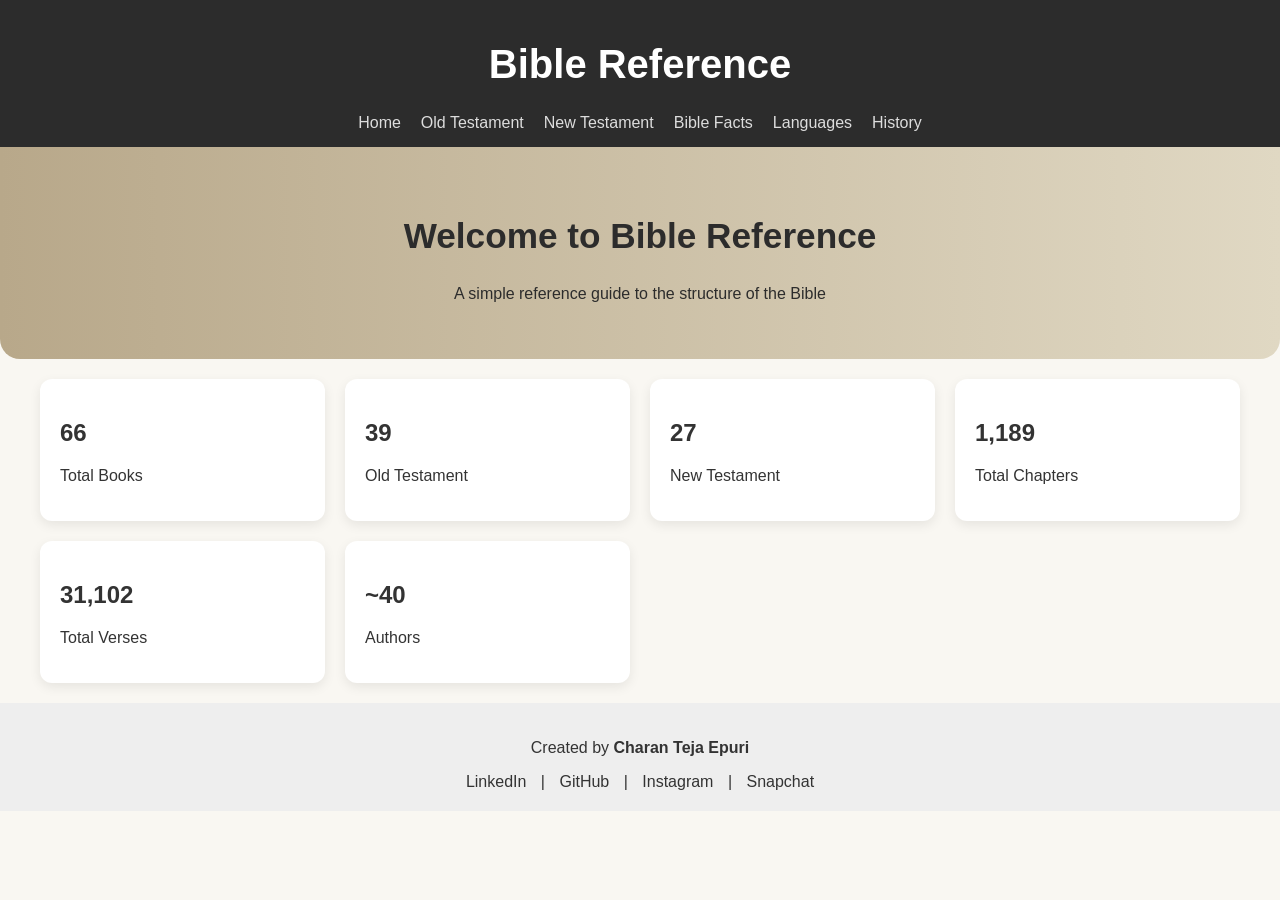
<file: index.html>
<!DOCTYPE html>
<html lang="en">
    <head>
        <meta charset="UTF-8">
        <meta name="viewport" content="width=device-width, initial-scale=1.0">
        <meta http-equiv="X-UA-Compatible" content="ie=edge">
        <meta name="description" content="A simple reference guide to the structure of the Bible, including the number of books, chapters, verses, and authors.">

        <title>Bible Reference App</title>

        <link rel="stylesheet" href="css/style.css">
        <link href="https://fonts.googleapis.com/css2?family=Playfair+Display:wght@400;700&family=Poppins:wght@300;400;600&display=swap" rel="stylesheet">
    </head>
    <body>

        <header>
            <h1>Bible Reference</h1>

            <nav>
                <a href="index.html">Home</a>
                <a href="old-testament.html">Old Testament</a>
                <a href="new-testament.html">New Testament</a>
                <a href="facts.html">Bible Facts</a>
                <a href="languages.html">Languages</a>
                <a href="history.html">History</a>
            </nav>
        </header>

        <section class="hero">
            <h2>Welcome to Bible Reference</h2>
            <p>A simple reference guide to the structure of the Bible</p>
        </section>

        <section class="stats">
            <div class="card">
                <h2>66</h2>
                <p>Total Books</p>
            </div>

            <div class="card">
                <h2>39</h2>
                <p>Old Testament</p>
            </div>

            <div class="card">
                <h2>27</h2>
                <p>New Testament</p>
            </div>

            <div class="card">
                <h2>1,189</h2>
                <p>Total Chapters</p>
            </div>

            <div class="card">
                <h2>31,102</h2>
                <p>Total Verses</p>
            </div>

            <div class="card">
                <h2>~40</h2>
                <p>Authors</p>
            </div>
        </section>

        <footer>
            <p>Created by <b>Charan Teja Epuri</b></p>
            <div class="social-links">
                <a href="https://www.linkedin.com/in/charan-teja-972aa9231/" target="_blank">LinkedIn</a> |
                <a href="https://github.com/charanepuri" target="_blank">GitHub</a> |
                <a href="https://www.instagram.com/_just_call_me_charan_tej/" target="_blank">Instagram</a> |
                <a href="https://www.snapchat.com/add/justcalltej2003?share_id=o3MYfXqlpYE&locale=en-IN" target="_blank">Snapchat</a>
            </div>
        </footer>
    </body>
</html>
</file>
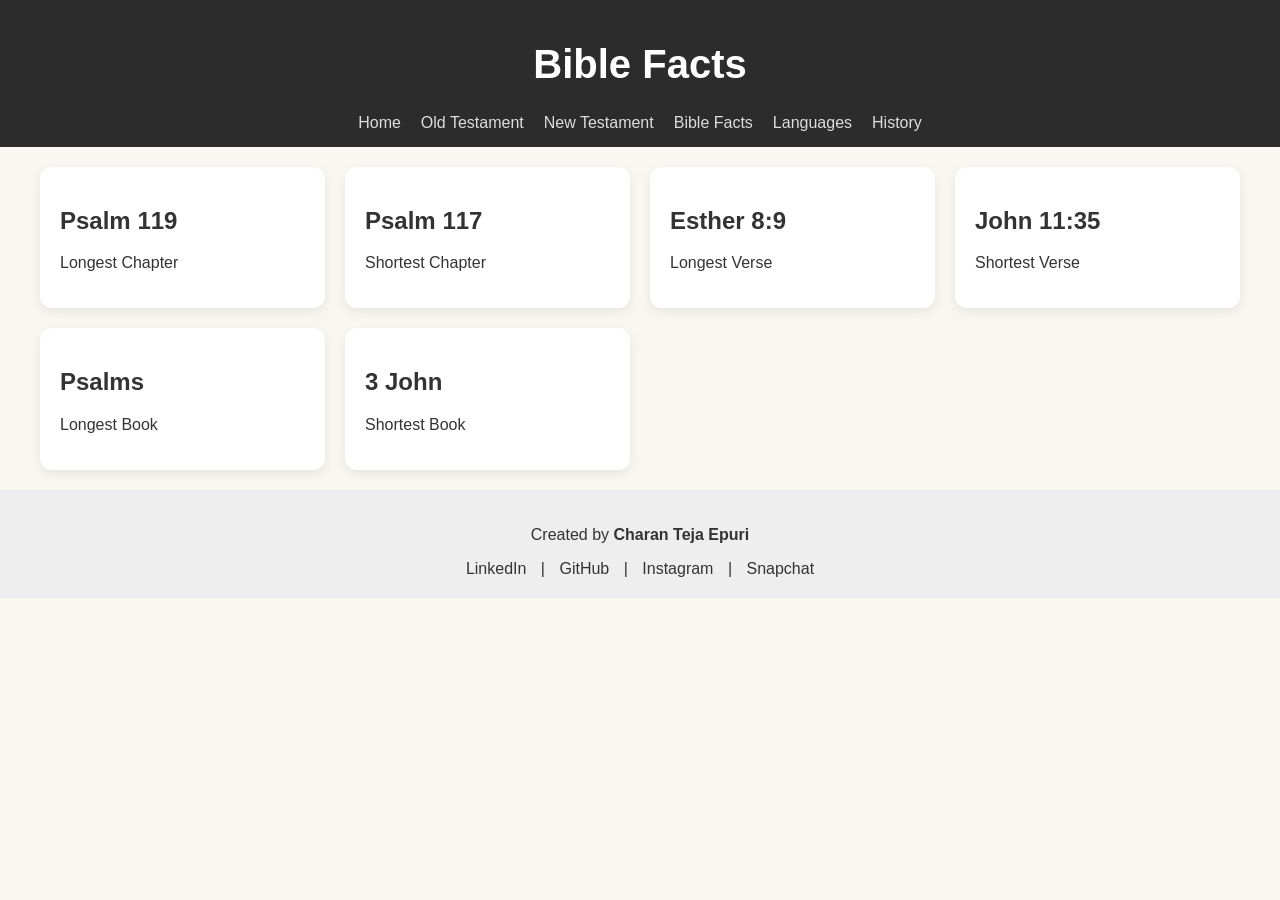
<file: facts.html>
<!DOCTYPE html>
<html>
    <head>
        <meta charset="UTF-8">
        <meta name="viewport" content="width=device-width, initial-scale=1.0">
        <meta http-equiv="X-UA-Compatible" content="ie=edge">
        <meta name="description" content="A simple reference guide to the structure of the Bible, including the number of books, chapters, verses, and authors.">
        
        <title>Bible Facts | Bible Reference App</title>
        
        <link href="https://fonts.googleapis.com/css2?family=Playfair+Display:wght@400;700&family=Poppins:wght@300;400;600&display=swap" rel="stylesheet">
        <link rel="stylesheet" href="css/style.css">
    </head>
    <body>

        <header>
            <h1>Bible Facts</h1>

            <nav>
                <a href="index.html">Home</a>
                <a href="old-testament.html">Old Testament</a>
                <a href="new-testament.html">New Testament</a>
                <a href="facts.html">Bible Facts</a>
                <a href="languages.html">Languages</a>
                <a href="history.html">History</a>
            </nav>
        </header>

        <section class="stats">
            <div class="card">
                <h2>Psalm 119</h2>
                <p>Longest Chapter</p>
            </div>

            <div class="card">
                <h2>Psalm 117</h2>
                <p>Shortest Chapter</p>
            </div>

            <div class="card">
                <h2>Esther 8:9</h2>
                <p>Longest Verse</p>
            </div>

            <div class="card">
                <h2>John 11:35</h2>
                <p>Shortest Verse</p>
            </div>

            <div class="card">
                <h2>Psalms</h2>
                <p>Longest Book</p>
            </div>

            <div class="card">
                <h2>3 John</h2>
                <p>Shortest Book</p>
            </div>
        </section>

        <footer>
            <p>Created by <b>Charan Teja Epuri</b></p>
            <div class="social-links">
                <a href="https://www.linkedin.com/in/charan-teja-972aa9231/" target="_blank">LinkedIn</a> |
                <a href="https://github.com/charanepuri" target="_blank">GitHub</a> |
                <a href="https://www.instagram.com/_just_call_me_charan_tej/" target="_blank">Instagram</a> |
                <a href="https://www.snapchat.com/add/justcalltej2003?share_id=o3MYfXqlpYE&locale=en-IN" target="_blank">Snapchat</a>
            </div>
        </footer>
    </body>
</html>
</file>
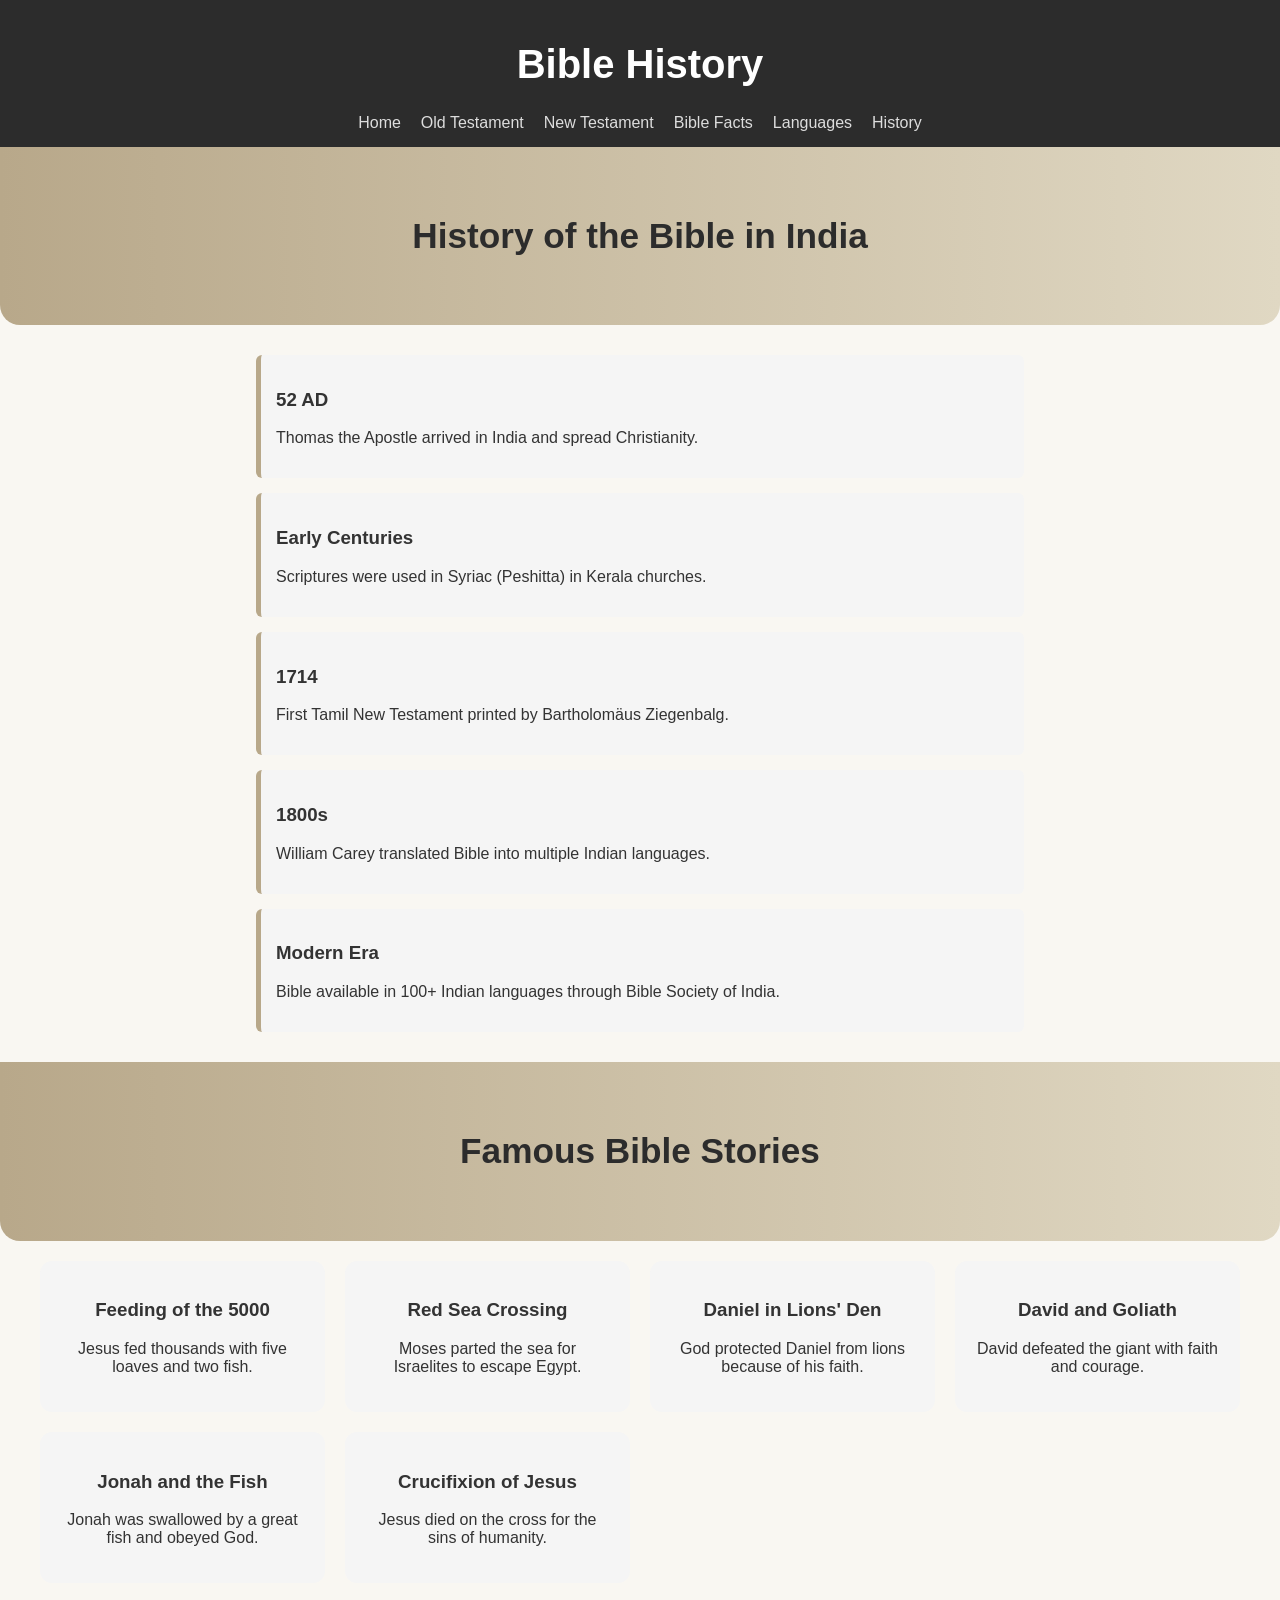
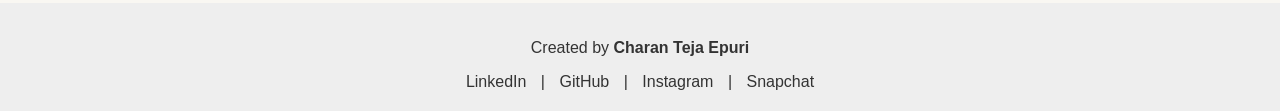
<file: history.html>
<!DOCTYPE html>
<html lang="en">
    <head>
        <meta charset="UTF-8">
        <meta name="viewport" content="width=device-width, initial-scale=1.0">
        <meta http-equiv="X-UA-Compatible" content="ie=edge">
        <meta name="description" content="A simple reference guide to the structure of the Bible, including the number of books, chapters, verses, and authors.">
        
        <title>Bible History | Bible Reference App</title>

        <link href="https://fonts.googleapis.com/css2?family=Playfair+Display:wght@400;700&family=Poppins:wght@300;400;600&display=swap" rel="stylesheet">
        <link rel="stylesheet" href="css/style.css">
    </head>
    <body>

        <header>
            <h1>Bible History</h1>
            <nav>
                <a href="index.html">Home</a>
                <a href="old-testament.html">Old Testament</a>
                <a href="new-testament.html">New Testament</a>
                <a href="facts.html">Bible Facts</a>
                <a href="languages.html">Languages</a>
                <a href="history.html">History</a>
            </nav>
        </header>

        <section class="hero">
            <h2>History of the Bible in India</h2>
        </section>

        <section class="timeline">
            <div class="timeline-card">
                <h3>52 AD</h3>
                <p>Thomas the Apostle arrived in India and spread Christianity.</p>
            </div>

            <div class="timeline-card">
                <h3>Early Centuries</h3>
                <p>Scriptures were used in Syriac (Peshitta) in Kerala churches.</p>
            </div>

            <div class="timeline-card">
                <h3>1714</h3>
                <p>First Tamil New Testament printed by Bartholomäus Ziegenbalg.</p>
            </div>

            <div class="timeline-card">
                <h3>1800s</h3>
                <p>William Carey translated Bible into multiple Indian languages.</p>
            </div>

            <div class="timeline-card">
                <h3>Modern Era</h3>
                <p>Bible available in 100+ Indian languages through Bible Society of India.</p>
            </div>
        </section>

        <section class="hero">
            <h2>Famous Bible Stories</h2>
        </section>

        <section class="stories">
            <div class="story-card" onclick="openStory('feeding')">
                <h3>Feeding of the 5000</h3>
                <p>Jesus fed thousands with five loaves and two fish.</p>
            </div>

            <div class="story-card" onclick="openStory('redsea')">
                <h3>Red Sea Crossing</h3>
                <p>Moses parted the sea for Israelites to escape Egypt.</p>
            </div>

            <div class="story-card" onclick="openStory('daniel')">
                <h3>Daniel in Lions' Den</h3>
                <p>God protected Daniel from lions because of his faith.</p>
            </div>

            <div class="story-card" onclick="openStory('david')">
                <h3>David and Goliath</h3>
                <p>David defeated the giant with faith and courage.</p>
            </div>

            <div class="story-card" onclick="openStory('jonah')">
                <h3>Jonah and the Fish</h3>
                <p>Jonah was swallowed by a great fish and obeyed God.</p>
            </div>

            <div class="story-card" onclick="openStory('jesus')">
                <h3>Crucifixion of Jesus</h3>
                <p>Jesus died on the cross for the sins of humanity.</p>
            </div>
        </section>

        <div id="storyModal" class="modal">
            <div class="modal-content">
                <span class="close-btn" onclick="closeStory()">&times;</span>
                <h2 id="modalTitle"></h2>
                <div class="modal-body">
                    <p id="modalText"></p>
                </div>
            </div>
        </div>

        <script>
            function openStory(type) {
                const modal = document.getElementById("storyModal");
                const title = document.getElementById("modalTitle");
                const text = document.getElementById("modalText");

                const stories = {
                    feeding: {
                        title: "Feeding of the 5000",
                        text: "One day, a large crowd followed Jesus to a remote place because they wanted to hear His teachings and see the miracles He performed. As the day went on, thousands of people gathered around Him. When evening came, the disciples became concerned because the people had nothing to eat. Jesus asked the disciples to feed the crowd, but they replied that it would cost a lot of money to buy enough food for everyone. A boy in the crowd had only five loaves of bread and two fish, which seemed far too little for such a large number of people. Jesus took the loaves and fish, looked up to heaven, gave thanks to God, and began breaking the bread. He gave the pieces to the disciples, who distributed them among the people. Miraculously, the food never ran out. Everyone ate until they were full. After the meal, the disciples collected the leftovers and filled twelve baskets with the remaining pieces. More than five thousand men, along with women and children, had been fed. This miracle showed that God can provide abundantly even when resources seem small, and it strengthened the faith of those who witnessed it."
                    },
                    redsea: {
                        title: "Red Sea Crossing",
                        text: "The Israelites had been slaves in Egypt for many years. God chose Moses to lead His people out of slavery and into freedom. After many powerful signs and plagues, Pharaoh finally allowed the Israelites to leave Egypt. However, Pharaoh soon changed his mind and sent his army to chase them. The Israelites found themselves trapped between the Red Sea in front of them and the Egyptian army behind them. They became afraid and cried out to Moses. God told Moses to stretch out his staff over the sea. When Moses obeyed, a powerful wind blew throughout the night, and the waters of the Red Sea parted, creating a dry path through the middle of the sea. The Israelites walked across safely with walls of water on both sides. When the Egyptian army tried to follow them, God caused the waters to return, covering the army and saving the Israelites. This incredible event showed that God protects His people and makes a way even when situations seem impossible."
                    },
                    daniel: {
                        title: "Daniel in Lions' Den",
                        text: "Daniel was a faithful servant of God who lived in Babylon after the Israelites were taken into exile. Because of his wisdom and honesty, King Darius trusted Daniel and placed him in a high position in the kingdom. Some jealous officials wanted to get rid of Daniel. They knew Daniel prayed to God every day, so they tricked the king into making a law that said no one could pray to any god or person except the king for thirty days. Anyone who disobeyed would be thrown into a den of lions. Even after hearing about the new law, Daniel continued to pray to God as he always did. The officials reported this to the king. Although the king liked Daniel, the law could not be changed, and Daniel was thrown into the lions' den. That night, God sent an angel to shut the mouths of the lions, and Daniel was not harmed. The next morning, the king hurried to the den and was relieved to find Daniel alive. Daniel explained that God had protected him because of his faithfulness. The king then praised God and honored Daniel. This story teaches that God protects those who trust Him and remain faithful even in difficult situations."
                    },
                    david: {
                        title: "David and Goliath",
                        text: "The armies of Israel and the Philistines were preparing for battle. The Philistines had a giant warrior named Goliath, who was over nine feet tall and heavily armed. For forty days, Goliath challenged the Israelites to send someone to fight him, but everyone was afraid. David was a young shepherd who came to the battlefield to bring food to his brothers. When he heard Goliath insulting the people of Israel and mocking God, David believed that God would help him defeat the giant. King Saul was unsure, but he allowed David to try. Instead of heavy armor, David took his sling and five smooth stones. As Goliath approached, David declared that he came in the name of the Lord. David placed a stone in his sling, swung it, and released it. The stone struck Goliath on the forehead, and the giant fell to the ground. David then defeated him, and the Philistine army fled. This story shows that faith and courage in God are stronger than physical strength or size."
                    },
                    jonah: {
                        title: "Jonah and the Fish",
                        text: "God told the prophet Jonah to go to the city of Nineveh and warn the people to turn away from their evil ways. Instead of obeying God, Jonah tried to run away by boarding a ship going in the opposite direction. While Jonah was on the ship, God sent a powerful storm that threatened to destroy it. The sailors were terrified and eventually realized Jonah was the cause of the storm. Jonah told them to throw him into the sea to calm it. When they did, the storm stopped immediately. God then sent a great fish to swallow Jonah. Jonah stayed inside the fish for three days and three nights, where he prayed and asked God for forgiveness. God commanded the fish to release Jonah onto dry land. This time Jonah obeyed God and went to Nineveh, warning the people. The people repented and turned to God, and the city was spared. This story teaches that God gives people second chances and wants them to obey Him."
                    },
                    jesus: {
                        title: "Crucifixion of Jesus",
                        text: "Jesus taught people about God's love, forgiveness, and the coming of God's kingdom. Many people followed Him, but some religious leaders felt threatened by His influence and wanted to stop Him. Jesus was betrayed by one of His disciples, Judas, and was arrested by the authorities. After a series of trials, the Roman governor Pontius Pilate allowed Jesus to be crucified, even though he found no real fault in Him. Jesus was forced to carry His cross to a place called Golgotha. There, He was nailed to the cross and left to die. While suffering, Jesus prayed for those who crucified Him, saying, “Father, forgive them, for they do not know what they are doing.” After several hours, Jesus died on the cross. His sacrifice was seen by Christians as the ultimate act of love, because He gave His life to save humanity from sin. Three days later, Jesus rose from the dead, showing that death was not the end and that God's power and love are greater than anything."
                    }
                };

                title.innerText = stories[type].title;
                text.innerText = stories[type].text;
                modal.style.display = "block";
            }

            function closeStory() {
                document.getElementById("storyModal").style.display = "none";
            }

            // Close modal when clicking outside of it
            window.onclick = function(event) {
                const modal = document.getElementById("storyModal");
                if (event.target == modal) {
                    modal.style.display = "none";
                }
            }
        </script>

        <footer>
            <p>Created by <b>Charan Teja Epuri</b></p>
            <div class="social-links">
                <a href="https://www.linkedin.com/in/charan-teja-972aa9231/" target="_blank">LinkedIn</a> |
                <a href="https://github.com/charanepuri" target="_blank">GitHub</a> |
                <a href="https://www.instagram.com/_just_call_me_charan_tej/" target="_blank">Instagram</a> |
                <a href="https://www.snapchat.com/add/justcalltej2003?share_id=o3MYfXqlpYE&locale=en-IN" target="_blank">Snapchat</a>
            </div>
        </footer>
    </body>
</html>
</file>
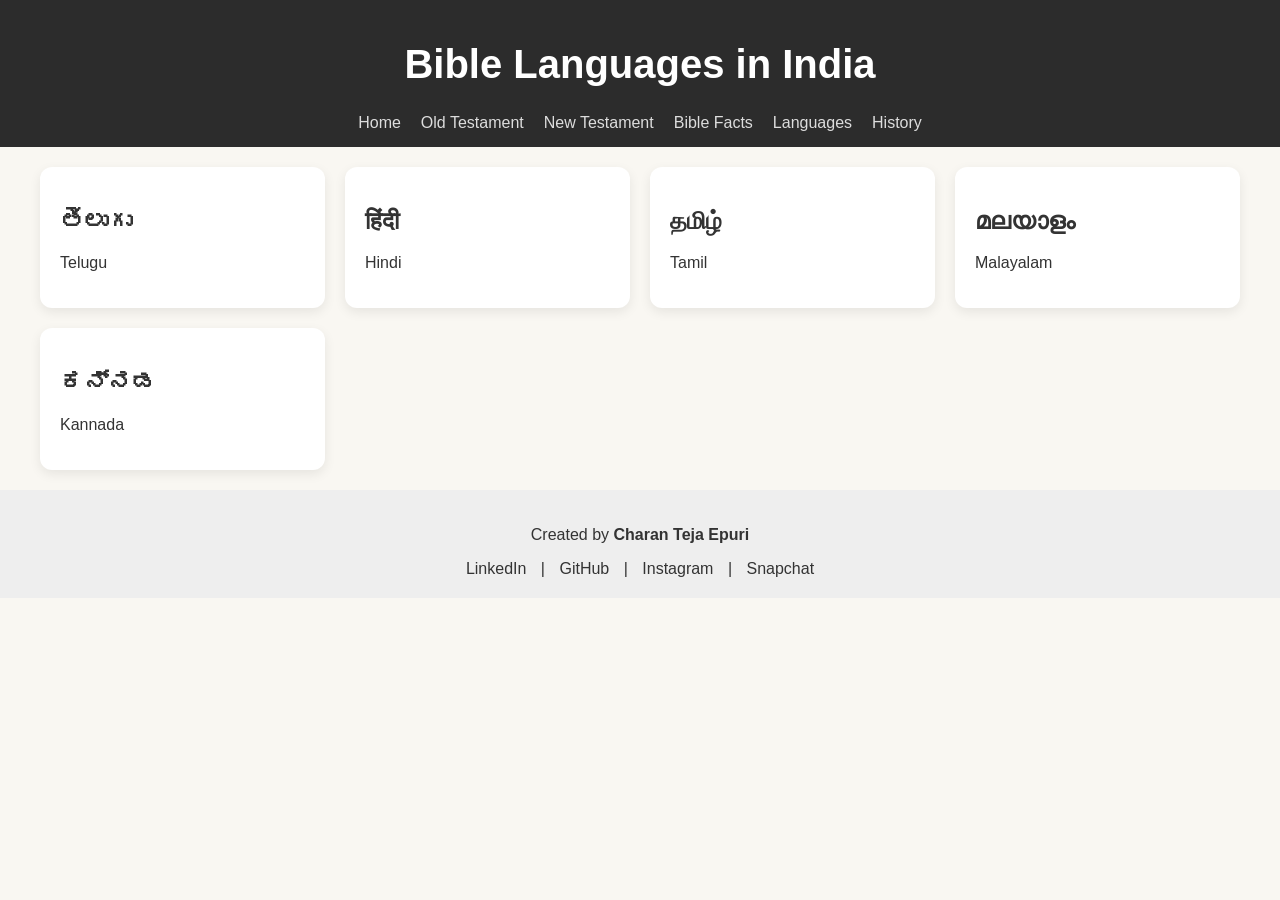
<file: languages.html>
<!DOCTYPE html>
<html>
    <head>
        <meta charset="UTF-8">
        <meta name="viewport" content="width=device-width, initial-scale=1.0">
        <meta http-equiv="X-UA-Compatible" content="ie=edge">
        <meta name="description" content="A simple reference guide to the structure of the Bible, including the number of books, chapters, verses, and authors.">
        
        <title>Bible Languages | Bible Reference App</title>

        <link href="https://fonts.googleapis.com/css2?family=Playfair+Display:wght@400;700&family=Poppins:wght@300;400;600&display=swap" rel="stylesheet">
        <link rel="stylesheet" href="css/style.css">
    </head>
    <body>

        <header>
            <h1>Bible Languages in India</h1>

            <nav>
                <a href="index.html">Home</a>
                <a href="old-testament.html">Old Testament</a>
                <a href="new-testament.html">New Testament</a>
                <a href="facts.html">Bible Facts</a>
                <a href="languages.html">Languages</a>
                <a href="history.html">History</a>
            </nav>
        </header>

        <section class="stats">
            <div class="card">
                <h2>తెలుగు</h2>
                <p>Telugu</p>
            </div>

            <div class="card">
                <h2>हिंदी</h2>
                <p>Hindi</p>
            </div>

            <div class="card">
                <h2>தமிழ்</h2>
                <p>Tamil</p>
            </div>

            <div class="card">
                <h2>മലയാളം</h2>
                <p>Malayalam</p>
            </div>

            <div class="card">
                <h2>ಕನ್ನಡ</h2>
                <p>Kannada</p>
            </div>
        </section>

        <footer>
            <p>Created by <b>Charan Teja Epuri</b></p>
            <div class="social-links">
                <a href="https://www.linkedin.com/in/charan-teja-972aa9231/" target="_blank">LinkedIn</a> |
                <a href="https://github.com/charanepuri" target="_blank">GitHub</a> |
                <a href="https://www.instagram.com/_just_call_me_charan_tej/" target="_blank">Instagram</a> |
                <a href="https://www.snapchat.com/add/justcalltej2003?share_id=o3MYfXqlpYE&locale=en-IN" target="_blank">Snapchat</a>
            </div>
        </footer>
    </body>
</html>
</file>
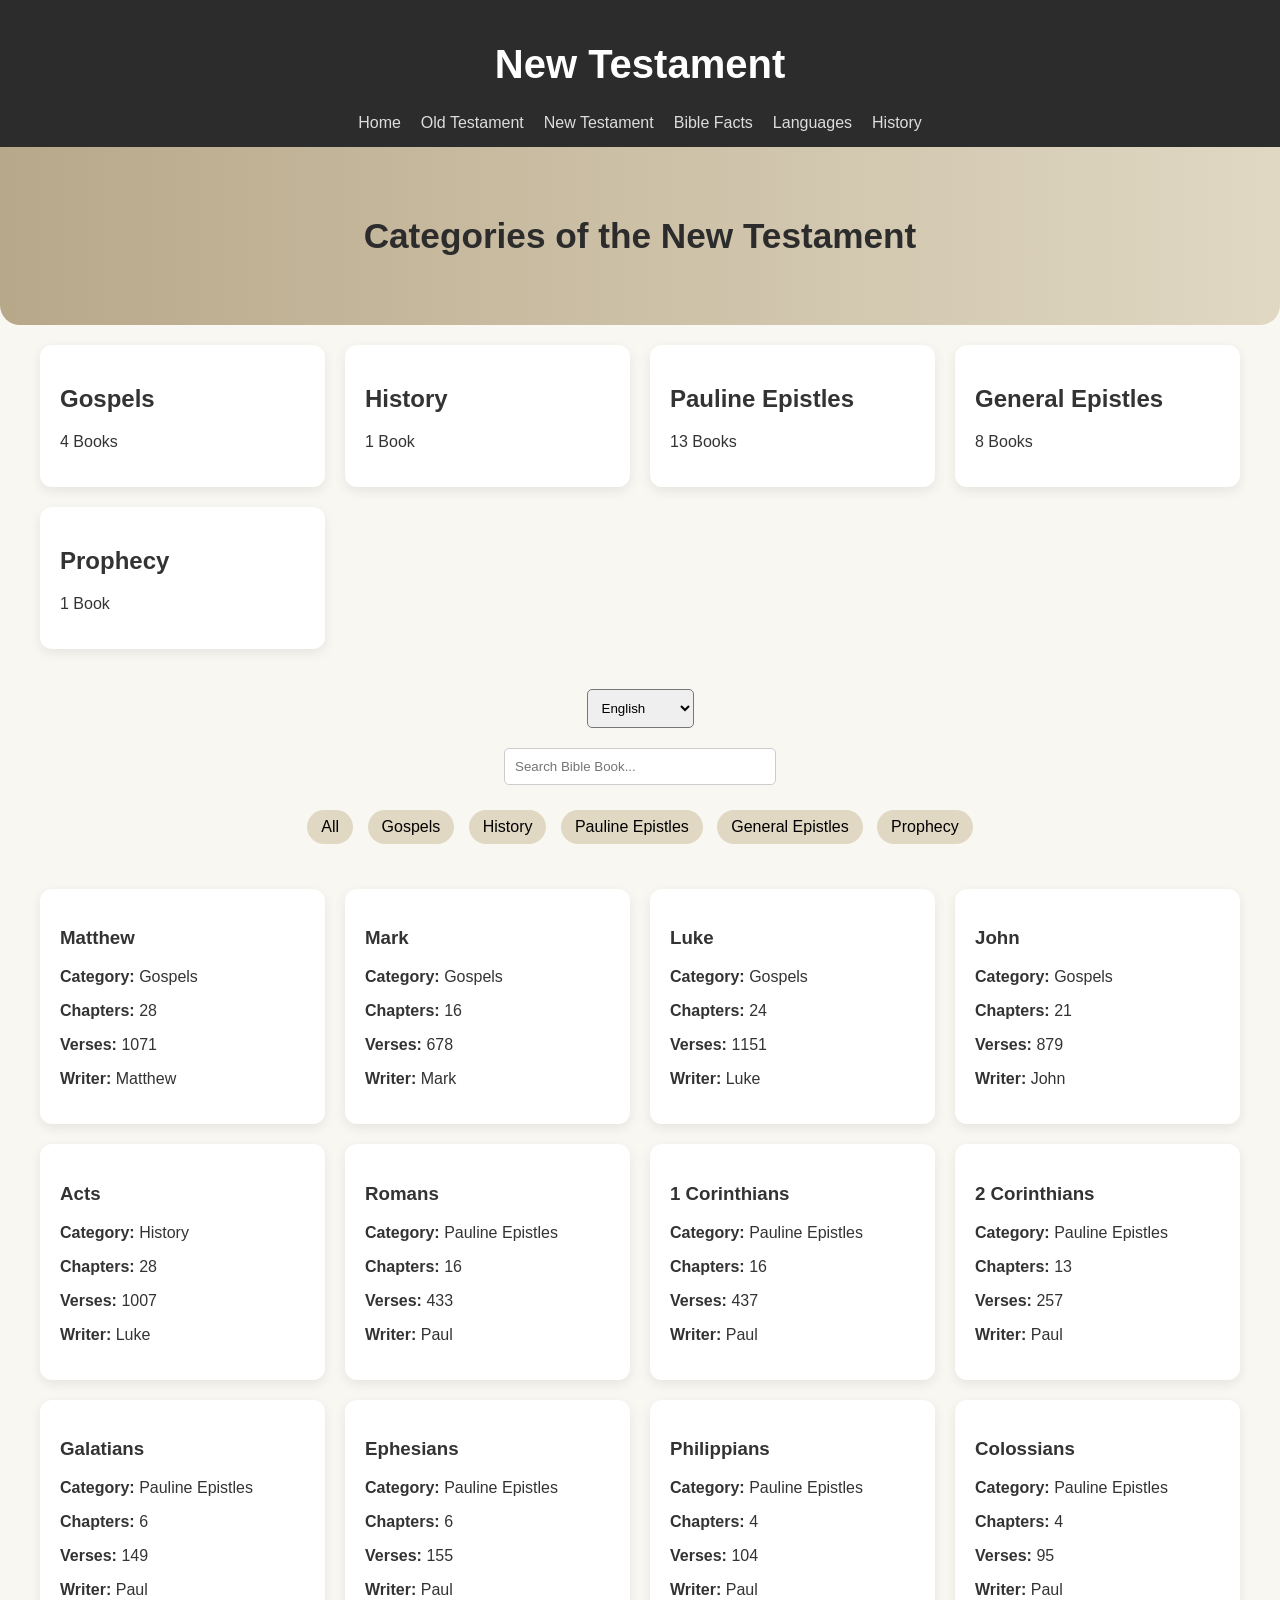
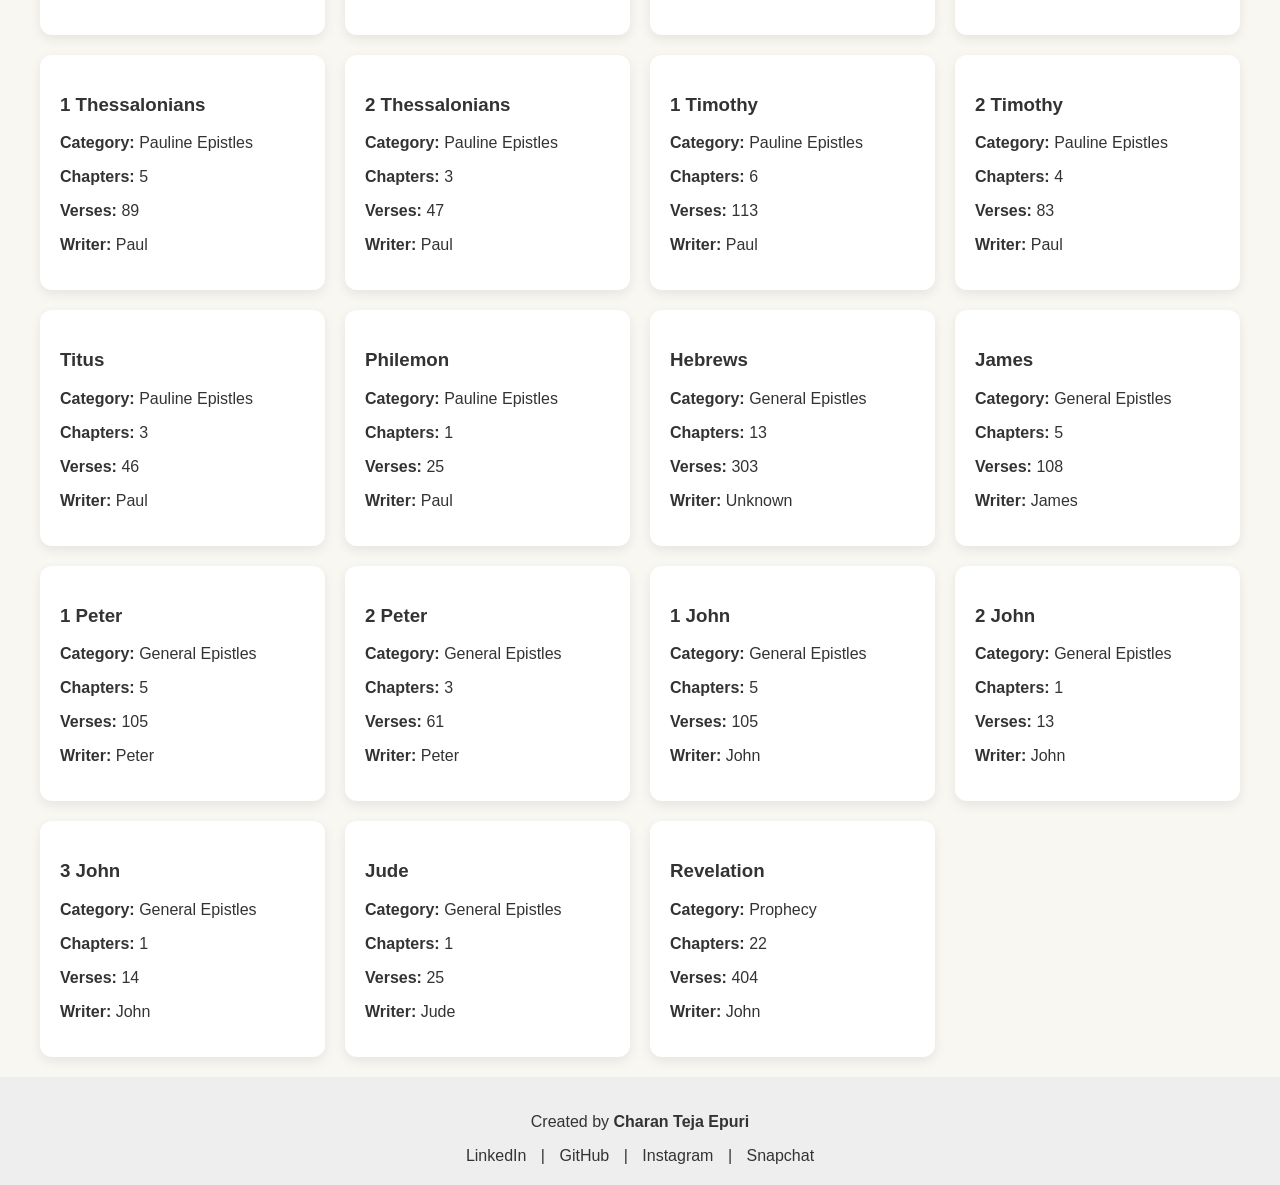
<file: new-testament.html>
<!DOCTYPE html>
<html lang="en">
  <head>
    <meta charset="UTF-8">
    <title>New Testament | Bible Reference App</title>
    <meta name="viewport" content="width=device-width, initial-scale=1.0">
    <meta http-equiv="X-UA-Compatible" content="ie=edge">
    <meta name="description" content="A simple reference guide to the structure of the Bible, including the number of books, chapters, verses, and authors.">

    <link href="https://fonts.googleapis.com/css2?family=Playfair+Display:wght@400;700&family=Poppins:wght@300;400;600&display=swap" rel="stylesheet">
    <link rel="stylesheet" href="css/style.css">
  </head>

  <body>

    <header>
      <h1>New Testament</h1>
      <nav>
        <a href="index.html">Home</a>
        <a href="old-testament.html">Old Testament</a>
        <a href="new-testament.html">New Testament</a>
        <a href="facts.html">Bible Facts</a>
        <a href="languages.html">Languages</a>
        <a href="history.html">History</a>
      </nav>
    </header>

    <!-- HERO -->
    <section class="hero">
        <h2>Categories of the New Testament</h2>
    </section>

    <!-- CATEGORY CARDS -->
    <section class="stats">
      <div class="card">
        <h2>Gospels</h2>
        <p>4 Books</p>
      </div>

      <div class="card">
        <h2>History</h2>
        <p>1 Book</p>
      </div>

      <div class="card">
        <h2>Pauline Epistles</h2>
        <p>13 Books</p>
      </div>

      <div class="card">
        <h2>General Epistles</h2>
        <p>8 Books</p>
      </div>

      <div class="card">
        <h2>Prophecy</h2>
        <p>1 Book</p>
      </div>
    </section>

    <div style="text-align:center; margin-top:20px;">
      <select id="languageSelect" style="padding:10px; border-radius:5px;">
        <option value="english">English</option>
        <option value="telugu">Telugu</option>
        <option value="hindi">Hindi</option>
        <option value="tamil">Tamil</option>
        <option value="malayalam">Malayalam</option>
        <option value="kannada">Kannada</option>
      </select>
    </div>


    <!-- 🔍 SEARCH BAR -->
    <div style="text-align: center; margin-top: 20px;">
      <input type="text" id="searchInput" placeholder="Search Bible Book..." style="padding: 10px; width: 250px; border-radius: 5px; border: 1px solid #ccc;">
    </div>

    <!-- 📚 FILTER BUTTONS -->
     <div style="text-align:center; margin:20px;">
        <button class="filter-btn" data-category="All">All</button>
        <button class="filter-btn" data-category="Gospels">Gospels</button>
        <button class="filter-btn" data-category="History">History</button>
        <button class="filter-btn" data-category="Pauline Epistles">Pauline Epistles</button>
        <button class="filter-btn" data-category="General Epistles">General Epistles</button>
        <button class="filter-btn" data-category="Prophecy">Prophecy</button>
      </div>

    <!-- 📖 DYNAMIC BOOKS -->
    <section class="stats" id="booksContainer" data-testament="New Testament"></section>
    
    <!-- JS FILES -->
    <script src="js/data.js"></script>
    <script src="js/script.js"></script>

    <footer>
        <p>Created by <b>Charan Teja Epuri</b></p>
        <div class="social-links">
            <a href="https://www.linkedin.com/in/charan-teja-972aa9231/" target="_blank">LinkedIn</a> |
            <a href="https://github.com/charanepuri" target="_blank">GitHub</a> |
            <a href="https://www.instagram.com/_just_call_me_charan_tej/" target="_blank">Instagram</a> |
            <a href="https://www.snapchat.com/add/justcalltej2003?share_id=o3MYfXqlpYE&locale=en-IN" target="_blank">Snapchat</a>
        </div>
    </footer>
  </body>
</html>
</file>
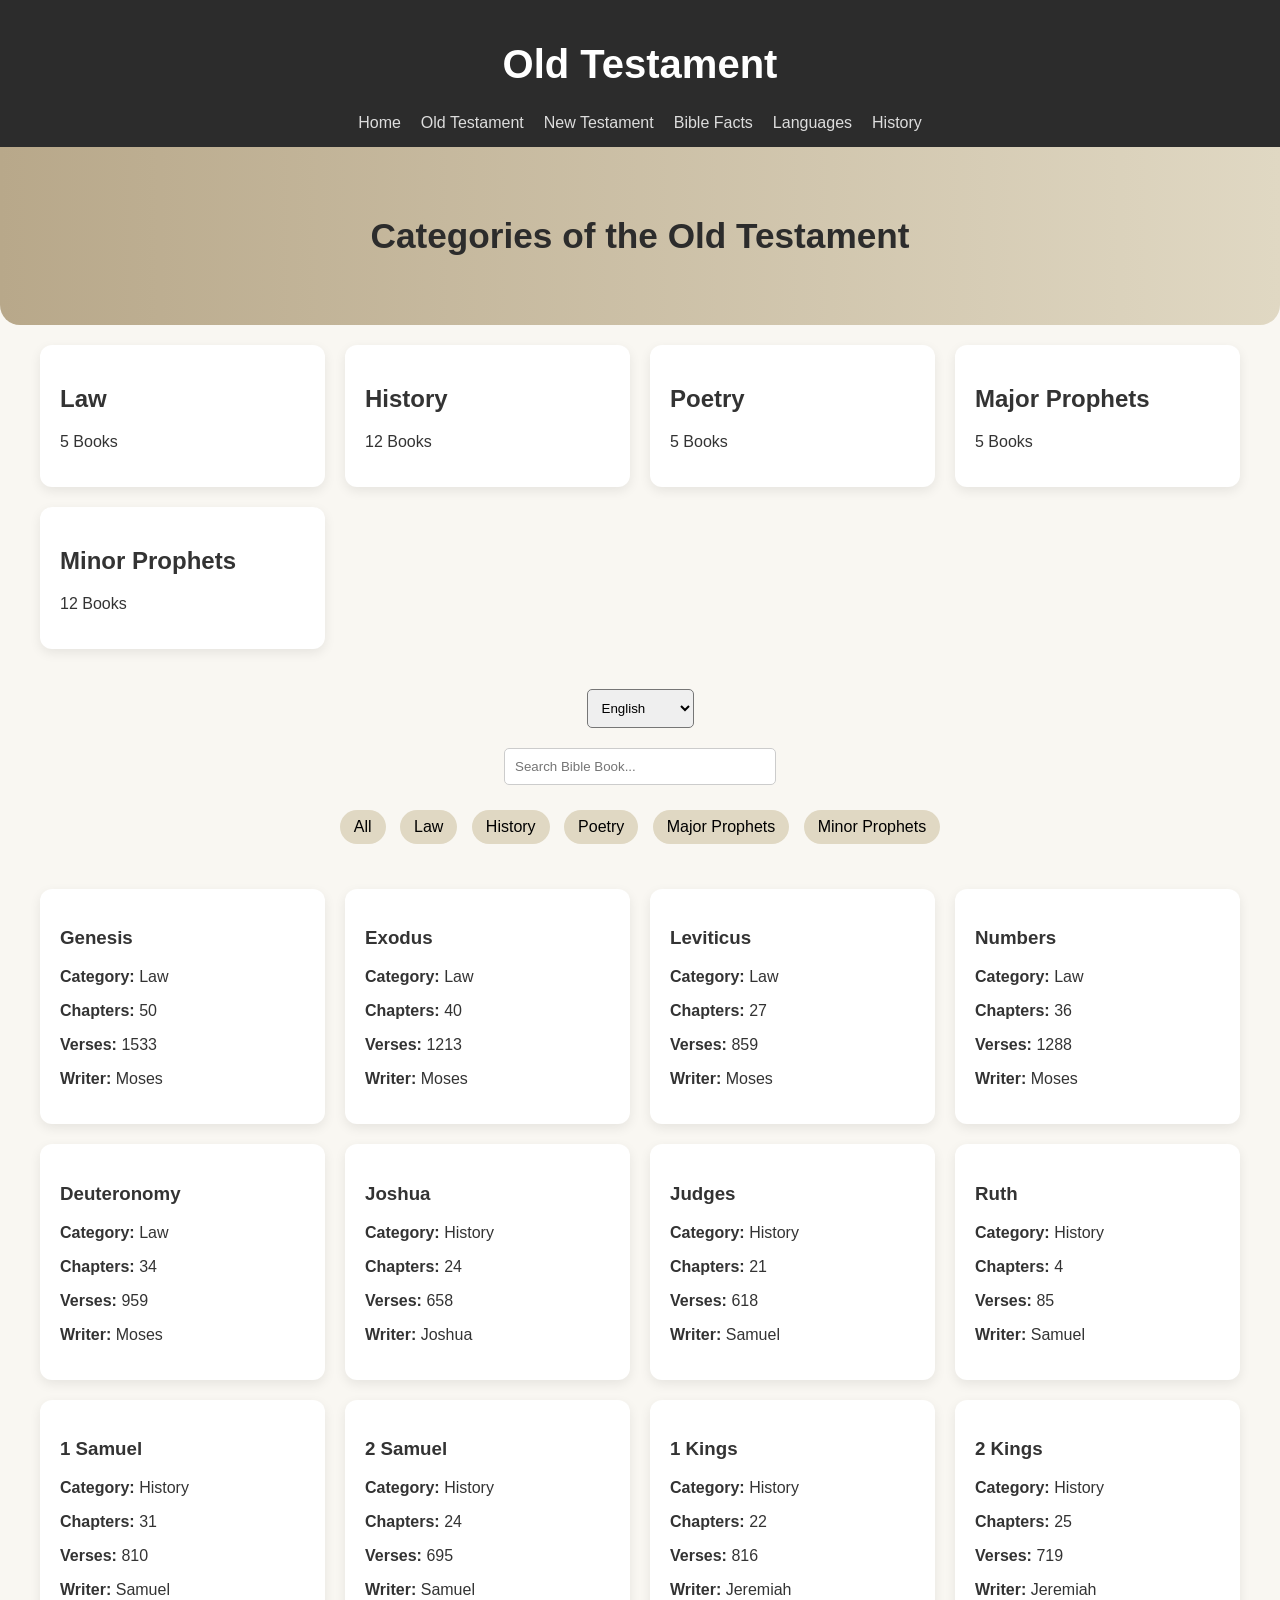
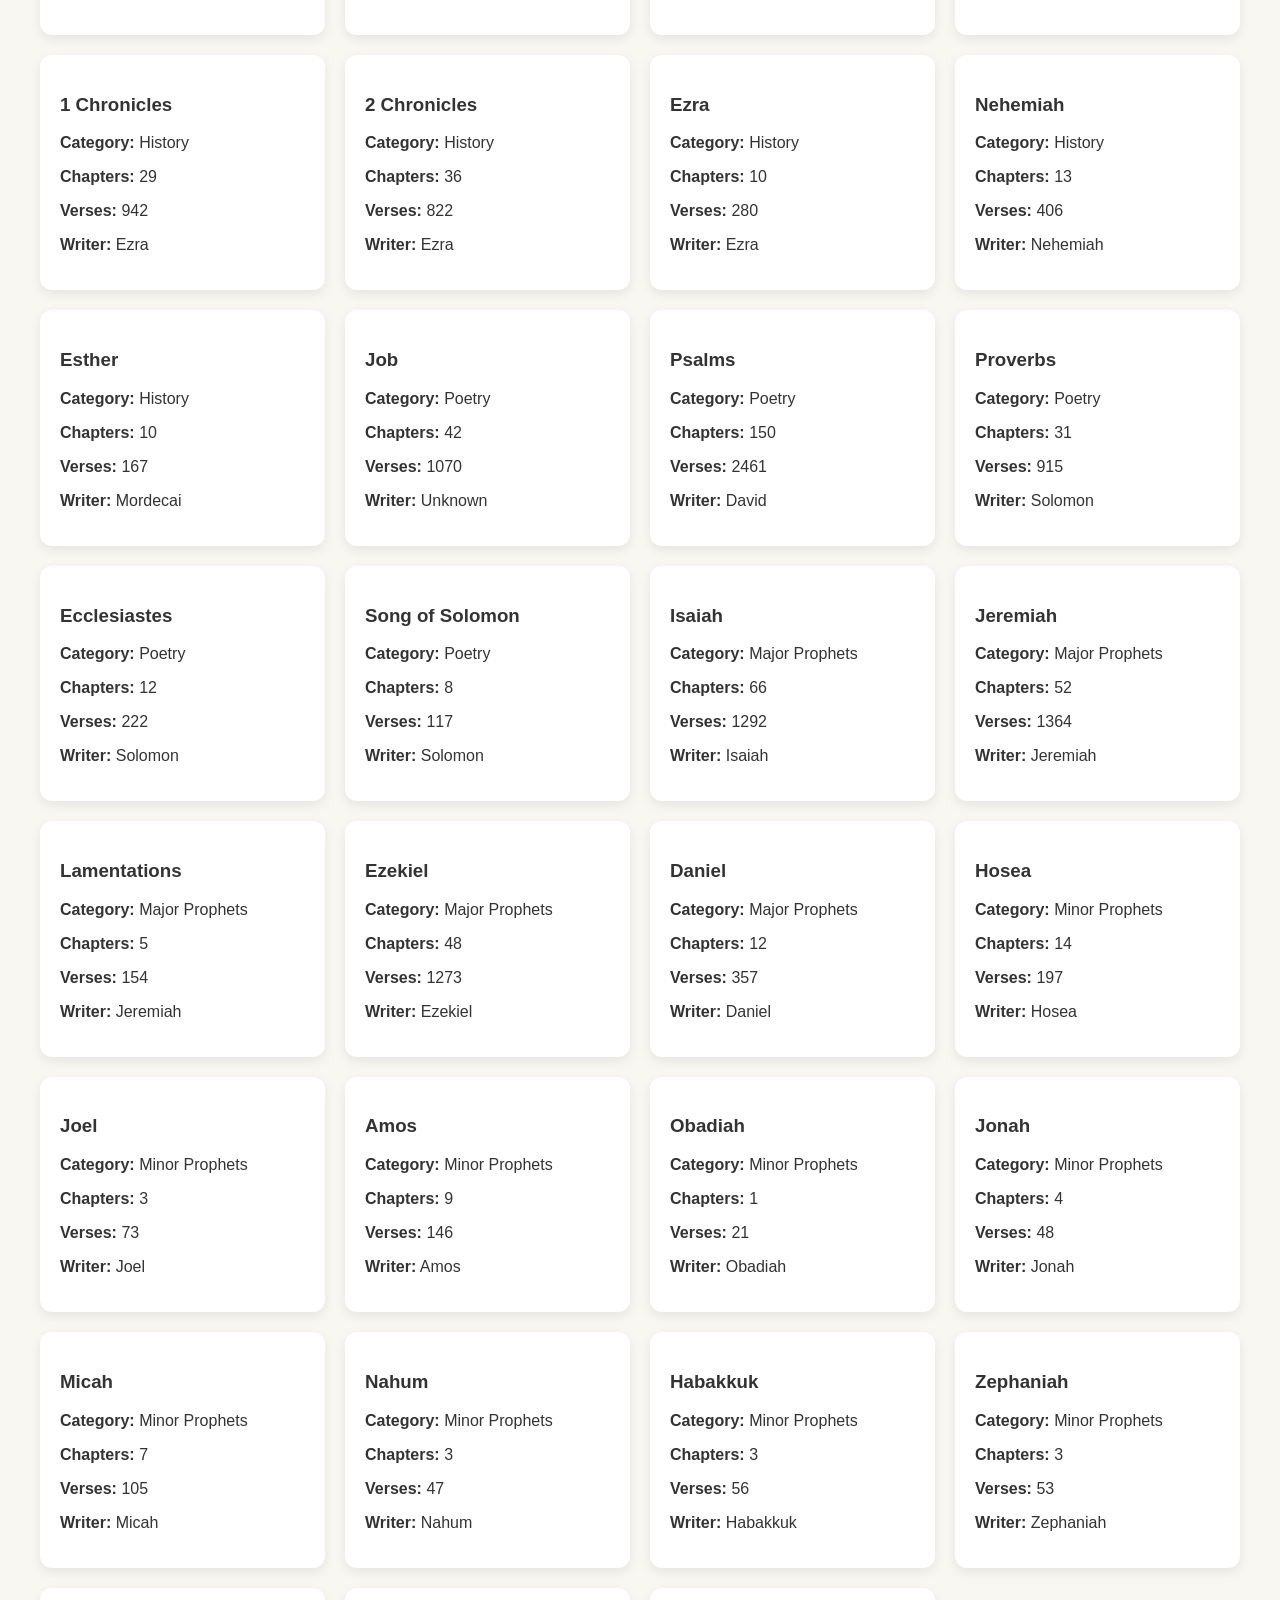
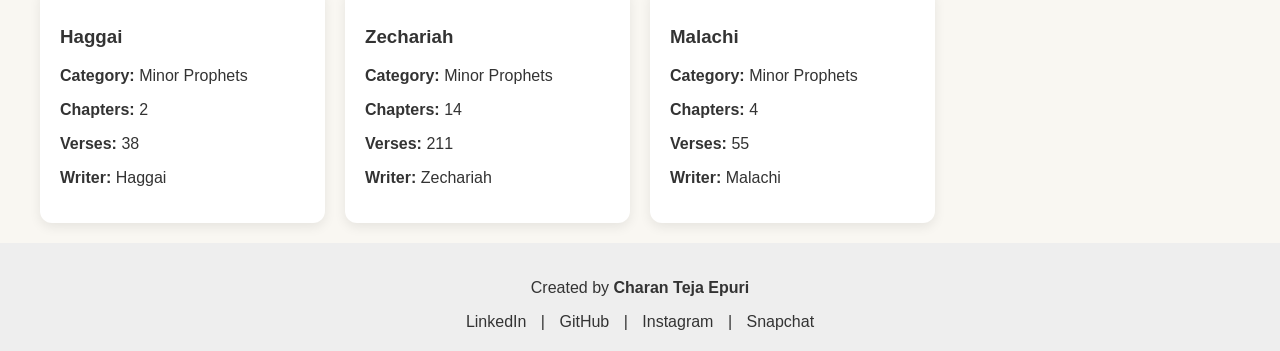
<file: old-testament.html>
<!DOCTYPE html>
<html>
    <head>
        <meta charset="UTF-8">
        <meta name="viewport" content="width=device-width, initial-scale=1.0">
        <meta http-equiv="X-UA-Compatible" content="ie=edge">
        <meta name="description" content="A simple reference guide to the structure of the Bible, including the number of books, chapters, verses, and authors.">

        <title>Old Testament | Bible Reference App</title>
        
        <link href="https://fonts.googleapis.com/css2?family=Playfair+Display:wght@400;700&family=Poppins:wght@300;400;600&display=swap" rel="stylesheet">
        <link rel="stylesheet" href="css/style.css">
    </head>
    <body>
        
        <header>
            <h1>Old Testament</h1>
            <nav>
                <a href="index.html">Home</a>
                <a href="old-testament.html">Old Testament</a>
                <a href="new-testament.html">New Testament</a>
                <a href="facts.html">Bible Facts</a>
                <a href="languages.html">Languages</a>
                <a href="history.html">History</a>
            </nav>
        </header>

        <!-- HERO -->
        <section class="hero">
            <h2>Categories of the Old Testament</h2>
        </section>

        <!-- CATEGORY CARDS -->
        <section class="stats">
            <div class="card">
                <h2>Law</h2>
                <p>5 Books</p>
            </div>

            <div class="card">
                <h2>History</h2>
                <p>12 Books</p>
            </div>

            <div class="card">  
                <h2>Poetry</h2>
                <p>5 Books</p>
            </div>

            <div class="card">
                <h2>Major Prophets</h2>
                <p>5 Books</p>
            </div>

            <div class="card">
                <h2>Minor Prophets</h2>
                <p>12 Books</p>
            </div>
        </section>
        
        <div style="text-align:center; margin-top:20px;">
            <select id="languageSelect" style="padding:10px; border-radius:5px;">
                    <option value="english">English</option>
                    <option value="telugu">Telugu</option>
                    <option value="hindi">Hindi</option>
                    <option value="tamil">Tamil</option>
                    <option value="malayalam">Malayalam</option>
                    <option value="kannada">Kannada</option>
            </select>
        </div>

        <!-- 🔍 SEARCH BAR -->
        <div style="text-align:center; margin-top:20px;">
            <input type="text" id="searchInput" placeholder="Search Bible Book..." style="padding:10px; width:250px; border-radius:5px; border:1px solid #ccc;">
        </div>

        <!-- 📚 FILTER BUTTONS -->
        <div style="text-align:center; margin:20px;">
            <button class="filter-btn" data-category="All">All</button>
            <button class="filter-btn" data-category="Law">Law</button>
            <button class="filter-btn" data-category="History">History</button>
            <button class="filter-btn" data-category="Poetry">Poetry</button>
            <button class="filter-btn" data-category="Major Prophets">Major Prophets</button>
            <button class="filter-btn" data-category="Minor Prophets">Minor Prophets</button>
        </div>

        <!-- 📖 DYNAMIC BOOKS -->
        <section class="stats" id="booksContainer" data-testament="Old Testament"></section>

        <!-- JS FILES -->
        <script src="js/data.js"></script>
        <script src="js/script.js"></script>
        
        <footer>
            <p>Created by <b>Charan Teja Epuri</b></p>
            <div class="social-links">
                <a href="https://www.linkedin.com/in/charan-teja-972aa9231/" target="_blank">LinkedIn</a> |
                <a href="https://github.com/charanepuri" target="_blank">GitHub</a> |
                <a href="https://www.instagram.com/_just_call_me_charan_tej/" target="_blank">Instagram</a> |
                <a href="https://www.snapchat.com/add/justcalltej2003?share_id=o3MYfXqlpYE&locale=en-IN" target="_blank">Snapchat</a>
            </div>
        </footer>
    </body>
</html>
</file>
<file: css/style.css>
/* ===== GLOBAL ===== */
body {
    font-family: 'Segoe UI', sans-serif;
    margin: 0;
    background: #f9f7f2;
    color: #333;
}

/* ===== HEADER ===== */
header {
    background: #2c2c2c;
    color: white;
    padding: 15px;
    text-align: center;
}

header h1 {
    font-size: 1.5em;
}

/* ===== NAVBAR ===== */
nav {
    display: flex;
    flex-wrap: wrap;
    justify-content: center;
}

nav a {
    color: #ddd;
    margin: 0 10px;
    text-decoration: none;
    transition: 0.3s;
}

nav a:hover {
    color: #ffffff;
    border-bottom: 2px solid #b8a88a;
}

/* ===== HERO ===== */
.hero {
    text-align: center;
    padding: 40px 20px;
    background: linear-gradient(to right, #b8a88a, #e0d8c3);
    color: #2c2c2c;
    border-radius: 0 0 20px 20px;
}

.hero h2 {
    font-size: 1.5em;
}

/* ===== GRID ===== */
.stats {
    display: grid;
    grid-template-columns: 1fr;
    padding: 10px;
    gap: 10px;
}

/* ===== CARD ===== */
.card {
    background: white;
    padding: 15px;
    border-radius: 12px;
    margin: 10px;
    box-shadow: 0 4px 12px rgba(0,0,0,0.08);
    transition: all 0.3s ease;
}

.card:hover {
    transform: translateY(-5px);
    box-shadow: 0 8px 20px rgba(0,0,0,0.15);
}

/* ===== FOOTER ===== */
footer {
    text-align: center;
    padding: 20px;
    background: #eee;
}

.social-links {
    margin-top: 10px;
}

.social-links a {
    margin: 0 10px;
    color: #333;
    text-decoration: none;
}

.social-links a:hover {
    text-decoration: underline;
}

/* ===== BUTTONS ===== */
.filter-btn,
.lang-btn {
    padding: 6px 10px;
    font-size: 0.9em;
    border: none;
    border-radius: 20px;
    background: #e0d8c3;
    cursor: pointer;
    margin: 5px;
    transition: 0.3s;
}

.filter-btn:hover,
.lang-btn:hover {
    background: #b8a88a;
    color: white;
}

.lang-btn.active {
    background: #8c7b5e;
    color: white;
}

/* ===== TIMELINE ===== */
.timeline {
    width: 95%;
    margin: 20px auto;
}

.timeline-card {
    background: #f5f5f5;
    padding: 15px;
    margin: 15px 0;
    border-left: 5px solid #b8a88a;
    border-radius: 6px;
    transition: 0.3s;
}

.timeline-card:hover {
    transform: scale(1.02);
    background: #e8e0d1;
}

/* ===== STORIES ===== */
.stories {
    display: grid;
    grid-template-columns: 1fr;
    gap: 10px;
    padding: 10px;
}

.story-card {
    background: #f5f5f5;
    border-radius: 12px;
    padding: 15px;
    text-align: center;
    transition: 0.3s;
    cursor: pointer;
}

.story-card:hover {
    transform: scale(1.05);
    background: #e8e0d1;
}

/* ===== MODAL ===== */
.modal {
    display: none;
    position: fixed;
    top: 0;
    left: 0;
    width: 100%;
    height: 100%;
    background: rgba(0,0,0,0.6);
}

.modal-content {
    background: white;
    margin: 8% auto;
    padding: 25px;
    width: 90%;
    border-radius: 12px;
    text-align: center;
    animation: fadeIn 0.4s ease;
}

.close-btn {
    float: right;
    font-size: 24px;
    cursor: pointer;
}

/* ===== ANIMATION ===== */
@keyframes fadeIn {
    from {
        opacity: 0;
        transform: scale(0.9);
    }
    to {
        opacity: 1;
        transform: scale(1);
    }
}

/* ===== RESPONSIVE ===== */

/* Mobile S - 320px */
@media (min-width: 320px) {
    header h1 {
        font-size: 2em;
    }
    .filter-btn, .lang-btn {
        padding: 8px 14px;
        font-size: 1em;
    }
}

/* Mobile M - 375px */
@media (min-width: 375px) {
    .card, .story-card {
        padding: 20px;
    }
}

/* Mobile L - 425px */
@media (min-width: 425px) {
    .stats, .stories {
        grid-template-columns: repeat(auto-fit, minmax(200px, 1fr));
        padding: 15px;
        gap: 15px;
    }
}

/* Tablet - 768px */
@media (min-width: 768px) {
    .hero h2 {
        font-size: 2em;
    }

    .modal-content {
        width: 60%;
    }

    .timeline {
        width: 80%;
        margin: 30px auto;
    }

    .card {
        margin: 0; /* removed extra spacing issue */
    }

    .stats {
        grid-template-columns: repeat(auto-fit, minmax(250px, 1fr));
    }
    
    .stories {
        grid-template-columns: repeat(auto-fit, minmax(280px, 1fr));
    }
}

/* Laptop - 1024px */
@media (min-width: 1024px) {
    header h1 {
        font-size: 2.5em;
    }

    .hero h2 {
        font-size: 2.2em;
    }

    .timeline {
        width: 60%;
    }

    .modal-content {
        width: 50%;
        padding: 40px;
    }

    .stats, .stories {
        padding: 20px;
        gap: 20px;
        max-width: 1200px;
        margin: 0 auto;
    }
}

/* Laptop L - 1440px */
@media (min-width: 1440px) {
    .stats, .stories {
        max-width: 1400px;
    }

    .modal-content {
        width: 40%;
    }
}

/* 4K - 2560px */
@media (min-width: 2560px) {
    body {
        font-size: 1.2em;
    }

    .timeline {
        width: 40%;
    }

    .stats, .stories {
        max-width: 2000px;
    }
}
</file>
